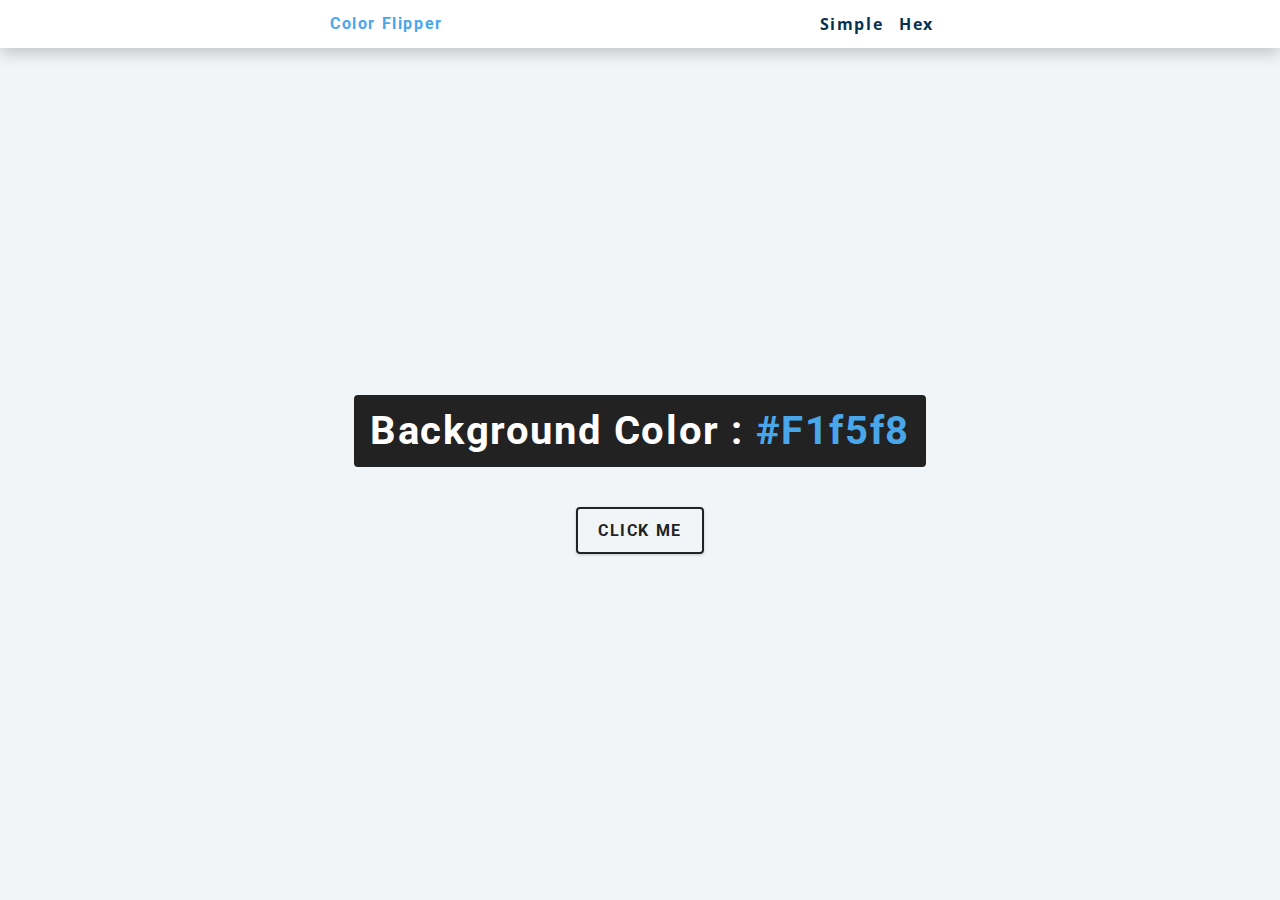
<file: 01-color-flipper/final/index.html>
<!DOCTYPE html>
<html lang="en">
  <head>
    <meta charset="UTF-8" />
    <meta name="viewport" content="width=device-width, initial-scale=1.0" />
    <title>Color Flipper || Simple</title>

    <!-- styles -->
    <link rel="stylesheet" href="styles.css" />
  </head>
  <body>
    <nav>
      <div class="nav-center">
        <h4>color flipper</h4>
        <ul class="nav-links">
          <li><a href="index.html">simple</a></li>
          <li><a href="hex.html">hex</a></li>
        </ul>
      </div>
    </nav>
    <main>
      <div class="container">
        <h2>background color : <span class="color">#f1f5f8</span></h2>
        <button class="btn btn-hero" id="btn">click me</button>
      </div>
    </main>
    <!-- javascript -->
    <script src="app.js"></script>
  </body>
</html>
</file>
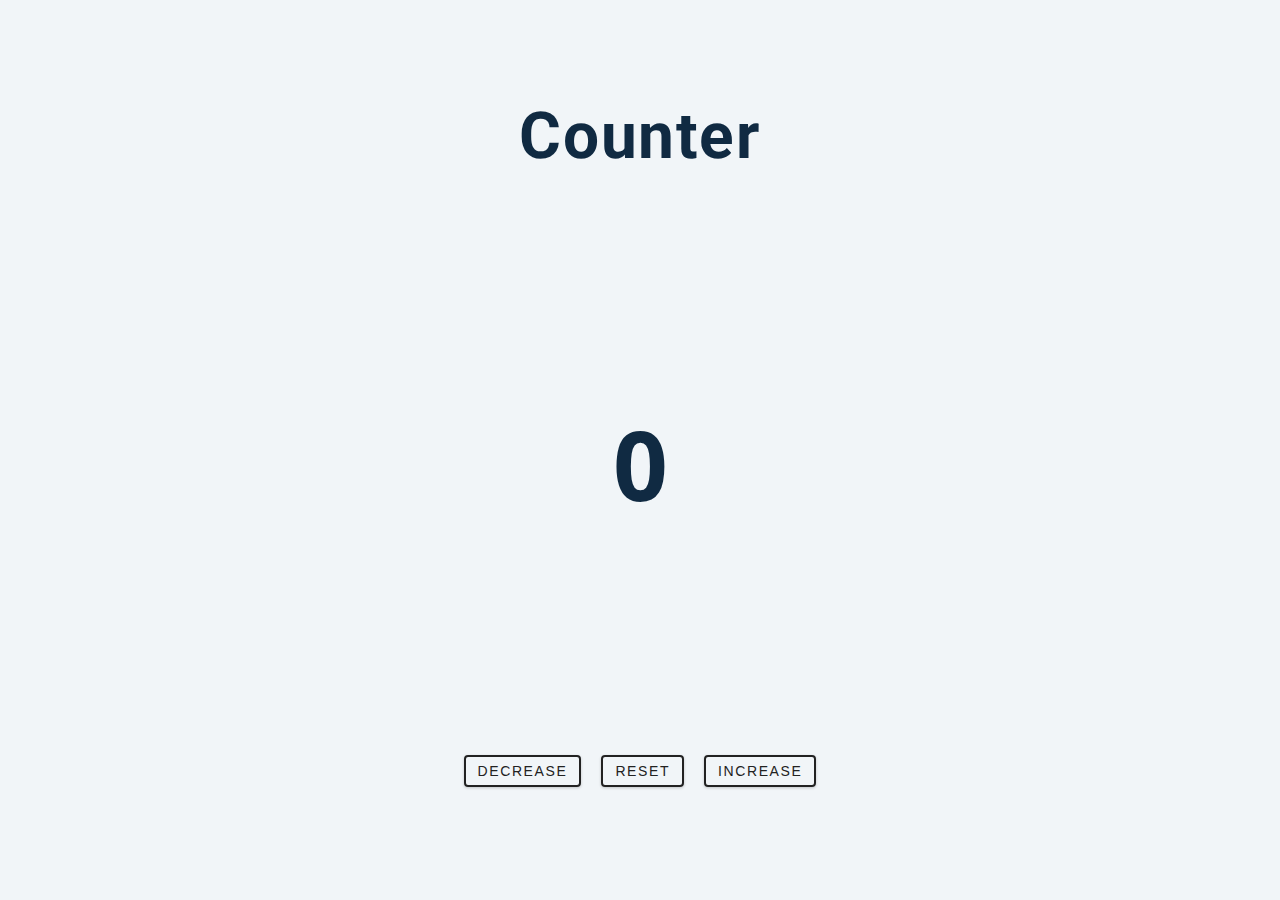
<file: 02-counter/final/index.html>
<!DOCTYPE html>
<html lang="en">
  <head>
    <meta charset="UTF-8" />
    <meta name="viewport" content="width=device-width, initial-scale=1.0" />
    <title>Counter</title>

    <!-- styles -->
    <link rel="stylesheet" href="styles.css" />
  </head>
  <body>
    <main>
      <h1>counter</h1>
      <span id="value">0</span>
      <div class="button-container">
        <button class="btn decrease">decrease</button>
        <button class="btn reset">reset</button>
        <button class="btn increase">increase</button>
      </div>
    </main>
    <!-- javascript -->
    <script src="app.js"></script>
  </body>
</html>
</file>
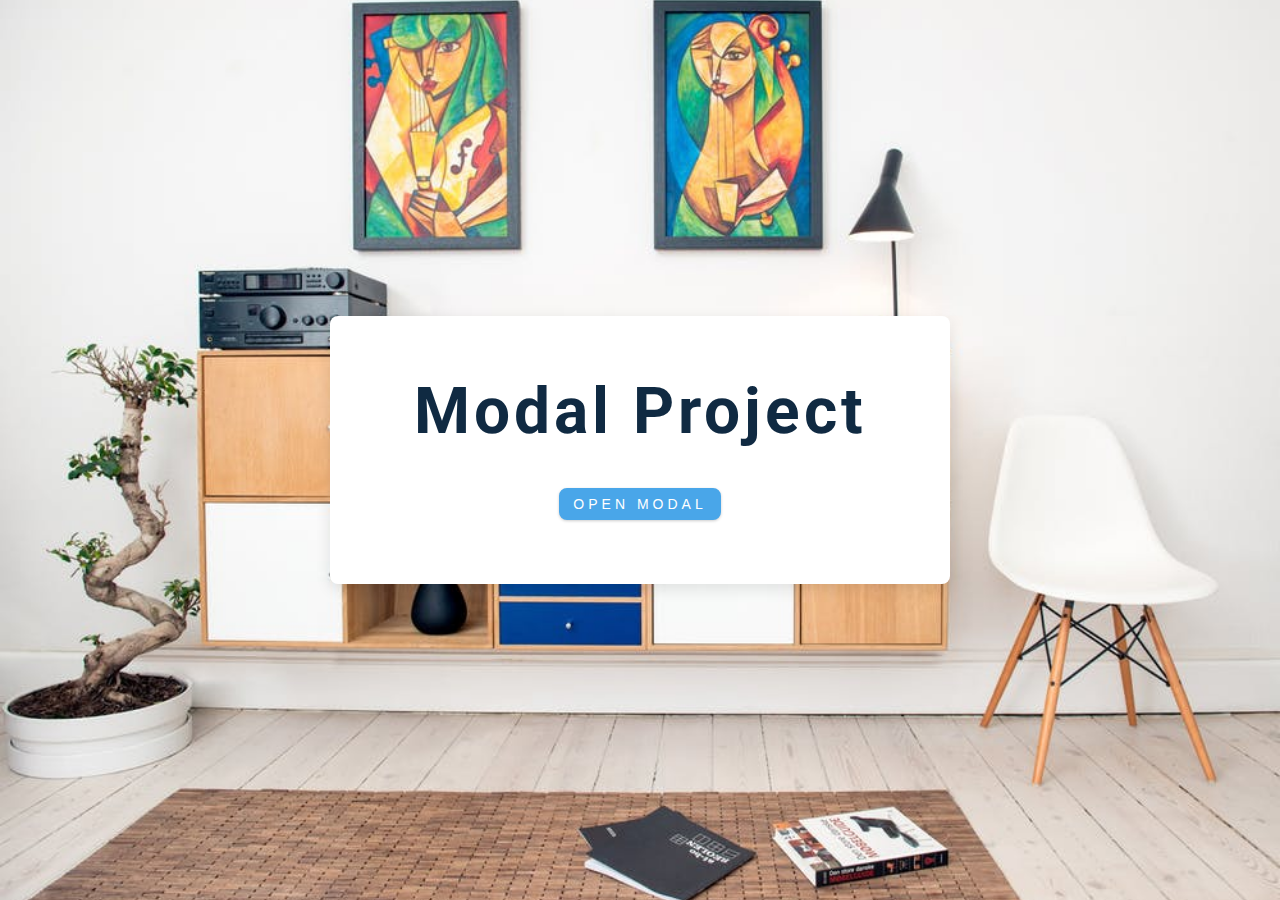
<file: 06-modal/final/index.html>
<!DOCTYPE html>
<html lang="en">
  <head>
    <meta charset="UTF-8" />
    <meta name="viewport" content="width=device-width, initial-scale=1.0" />
    <title>Modal</title>
    <!-- font-awesome -->
    <link
      rel="stylesheet"
      href="https://cdnjs.cloudflare.com/ajax/libs/font-awesome/5.14.0/css/all.min.css"
    />
    <!-- styles -->
    <link rel="stylesheet" href="styles.css" />
  </head>
  <body>
    <!-- hero -->
    <header class="hero">
      <div class="banner">
        <h1>modal project</h1>
        <button class="btn modal-btn">
          open modal
        </button>
      </div>
    </header>
    <!-- modal -->
    <div class="modal-overlay">
      <div class="modal-container">
        <h3>modal content</h3>
        <button class="close-btn"><i class="fas fa-times"></i></button>
      </div>
    </div>
    <!-- javascript -->
    <script src="app.js"></script>
  </body>
</html>
</file>
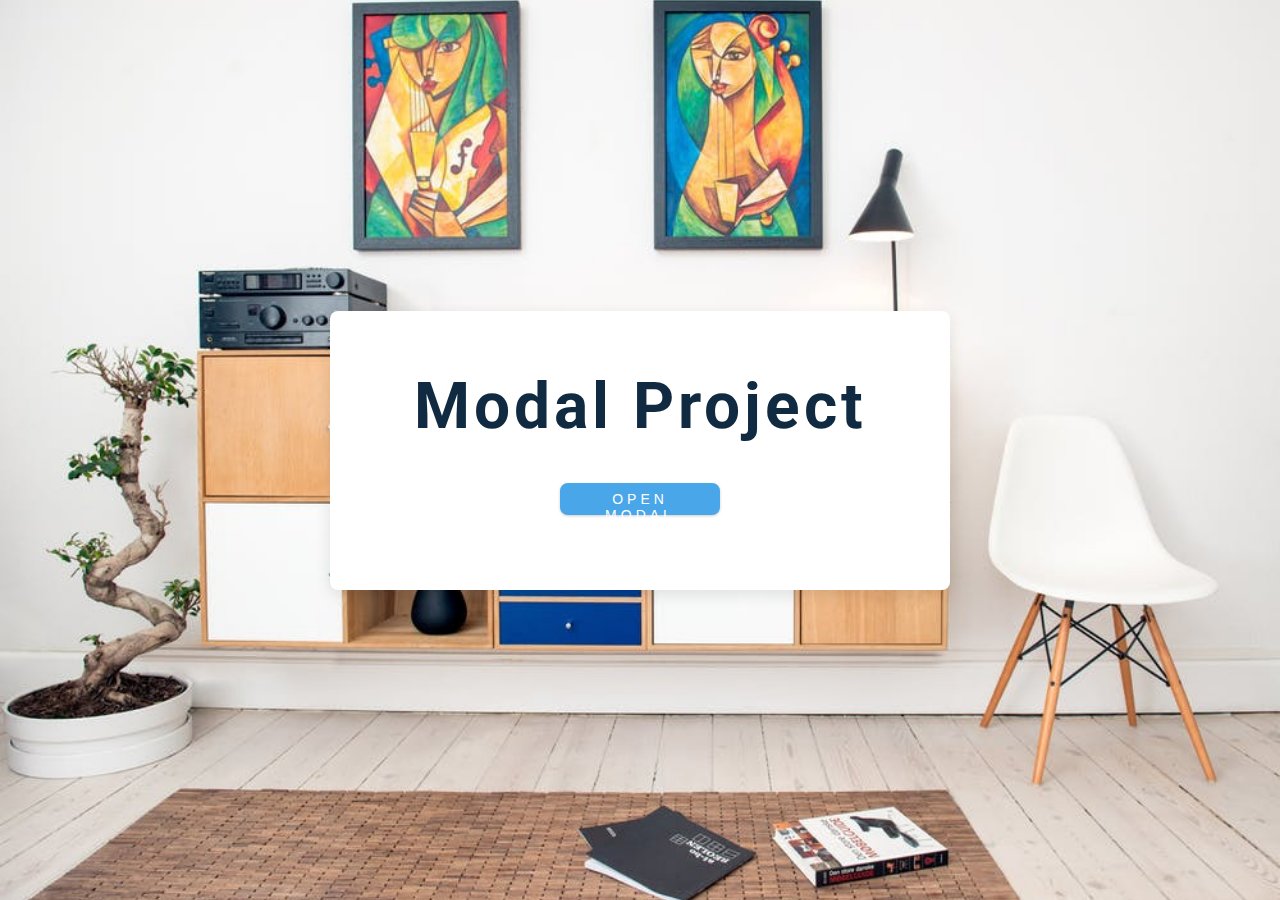
<file: 06-modal/tryout/index.html>
<!DOCTYPE html>
<html lang="en">
  <head>
    <meta charset="UTF-8" />
    <meta name="viewport" content="width=device-width, initial-scale=1.0" />
    <title>Modal Tryout</title>
    <!-- font-awesome -->
    <link
      rel="stylesheet"
      href="https://cdnjs.cloudflare.com/ajax/libs/font-awesome/5.14.0/css/all.min.css"
    />
    <!-- styles -->
    <link rel="stylesheet" href="styles.css" />
  </head>
  <body>
    <!-- hero -->
    <header class="hero">
      <div class="banner">
        <h1>modal project</h1>
        <button class="btn modal-btn">
          open modal
        </button>
      </div>
    </header>
    <!-- modal -->
    <div class="modal-overlay">
      <div class="modal-container">
        <h3>modal content</h3>
        <button class="close-btn"><i class="fas fa-times"></i></button>
      </div>
    </div>
    <!-- javascript -->
    <script src="app.js"></script>
  </body>
</html>
</file>
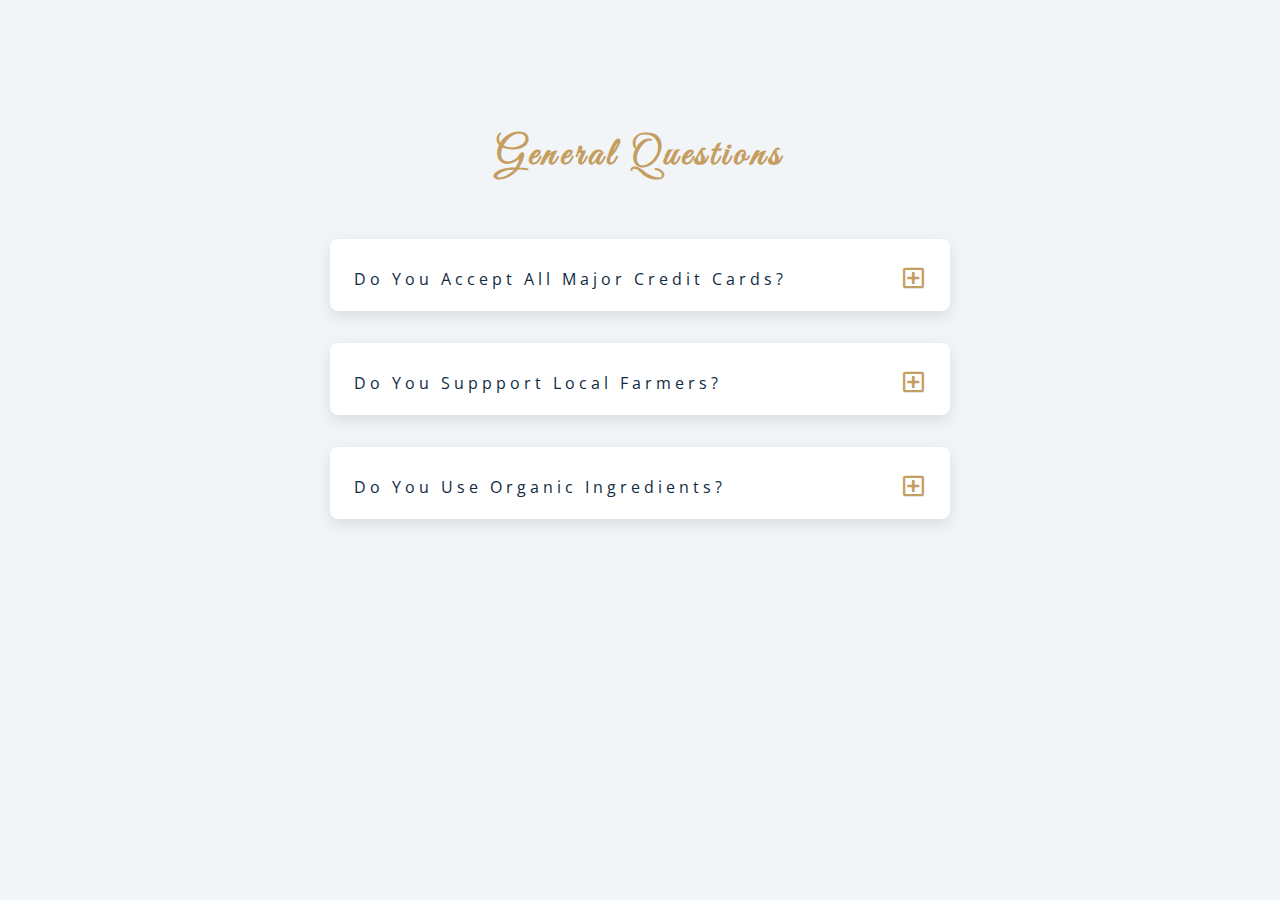
<file: 07-questions/final/index.html>
<!DOCTYPE html>
<html lang="en">
  <head>
    <meta charset="UTF-8" />
    <meta name="viewport" content="width=device-width, initial-scale=1.0" />
    <title>Q & A</title>
    <!-- font-awesome -->
    <link
      rel="stylesheet"
      href="https://cdnjs.cloudflare.com/ajax/libs/font-awesome/5.14.0/css/all.min.css"
    />
    <!-- extra fonts -->
    <link
      href="https://fonts.googleapis.com/css?family=Great+Vibes&display=swap"
      rel="stylesheet"
    />
    <!-- styles -->
    <link rel="stylesheet" href="styles.css" />
  </head>
  <body>
    <section class="questions">
      <!-- title -->
      <div class="title">
        <h2>general questions</h2>
      </div>
      <!-- questions -->
      <div class="section-center">
        <!-- single question -->
        <article class="question">
          <!-- question title -->
          <div class="question-title">
            <p>do you accept all major credit cards?</p>
            <button type="button" class="question-btn">
              <span class="plus-icon">
                <i class="far fa-plus-square"></i>
              </span>
              <span class="minus-icon">
                <i class="far fa-minus-square"></i>
              </span>
            </button>
          </div>
          <!-- question text -->
          <div class="question-text">
            <p>
              Lorem ipsum dolor sit amet, consectetur adipisicing elit. Est
              dolore illo dolores quia nemo doloribus quaerat, magni numquam
              repellat reprehenderit.
            </p>
          </div>
        </article>
        <!-- end of single question -->
        <!-- single question -->
        <article class="question">
          <!-- question title -->
          <div class="question-title">
            <p>do you suppport local farmers?</p>
            <button type="button" class="question-btn">
              <span class="plus-icon">
                <i class="far fa-plus-square"></i>
              </span>
              <span class="minus-icon">
                <i class="far fa-minus-square"></i>
              </span>
            </button>
          </div>
          <!-- question text -->
          <div class="question-text">
            <p>
              Lorem ipsum dolor sit amet, consectetur adipisicing elit. Est
              dolore illo dolores quia nemo doloribus quaerat, magni numquam
              repellat reprehenderit.
            </p>
          </div>
        </article>
        <!-- end of single question -->
        <!-- single question -->
        <article class="question">
          <!-- question title -->
          <div class="question-title">
            <p>do you use organic ingredients?</p>
            <!-- button -->
            <button type="button" class="question-btn">
              <span class="plus-icon">
                <i class="far fa-plus-square"></i>
              </span>
              <span class="minus-icon">
                <i class="far fa-minus-square"></i>
              </span>
            </button>
          </div>
          <!-- question text -->
          <div class="question-text">
            <p>
              Lorem ipsum dolor sit amet, consectetur adipisicing elit. Est
              dolore illo dolores quia nemo doloribus quaerat, magni numquam
              repellat reprehenderit.
            </p>
          </div>
        </article>
        <!-- end of single question -->
    </section>
    <!-- javascript -->
    <script src="app.js"></script>
  </body>
</html>
</file>
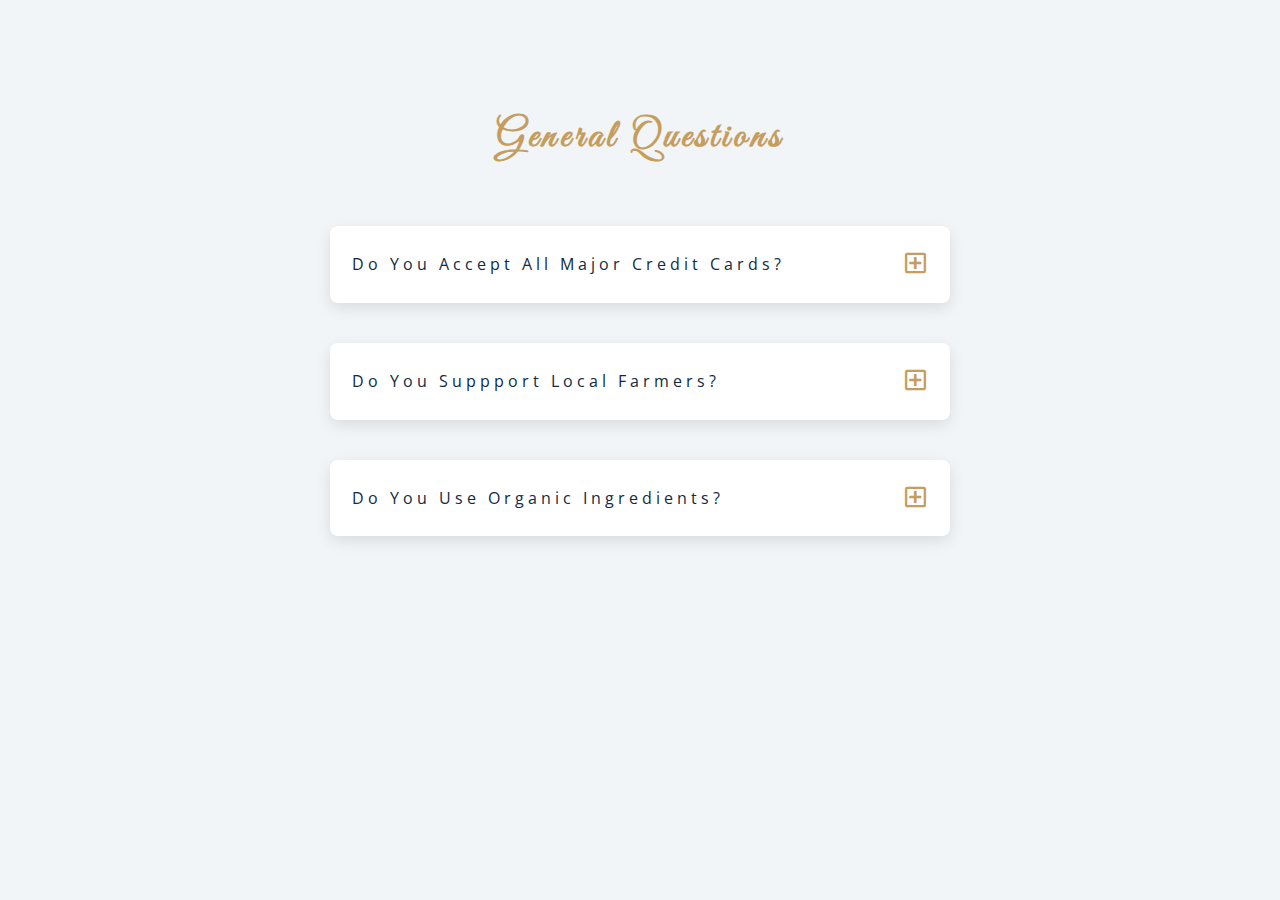
<file: 07-questions/tryout/index.html>
<!DOCTYPE html>
<html lang="en">
  <head>
    <meta charset="UTF-8" />
    <meta name="viewport" content="width=device-width, initial-scale=1.0" />
    <title>Tryout</title>
    <!-- font-awesome -->
    <link
      rel="stylesheet"
      href="https://cdnjs.cloudflare.com/ajax/libs/font-awesome/5.14.0/css/all.min.css"
    />
    <!-- extra fonts -->
    <link
      href="https://fonts.googleapis.com/css?family=Great+Vibes&display=swap"
      rel="stylesheet"
    />
    <!-- styles -->
    <link rel="stylesheet" href="styles.css" />
  </head>
  <body>
    <section class="questions">
      <!-- title -->
      <div class="title">
        <h2>general questions</h2>
      </div>
      <!-- questions -->
      <div class="section-center">
        <!-- single question -->
        <article class="question">
          <!-- question title -->
          <div class="question-title">
            <p>do you accept all major credit cards?</p>
            <button type="button" class="question-btn">
              <span class="plus-icon">
                <i class="far fa-plus-square"></i>
              </span>
              <span class="minus-icon">
                <i class="far fa-minus-square"></i>
              </span>
            </button>
          </div>
          <!-- question text -->
          <div class="question-text">
            <p>
              Lorem ipsum dolor sit amet, consectetur adipisicing elit. Est
              dolore illo dolores quia nemo doloribus quaerat, magni numquam
              repellat reprehenderit.
            </p>
          </div>
        </article>
        <!-- end of single question -->
        <!-- single question -->
        <article class="question">
          <!-- question title -->
          <div class="question-title">
            <p>do you suppport local farmers?</p>
            <button type="button" class="question-btn">
              <span class="plus-icon">
                <i class="far fa-plus-square"></i>
              </span>
              <span class="minus-icon">
                <i class="far fa-minus-square"></i>
              </span>
            </button>
          </div>
          <!-- question text -->
          <div class="question-text">
            <p>
              Lorem ipsum dolor sit amet, consectetur adipisicing elit. Est
              dolore illo dolores quia nemo doloribus quaerat, magni numquam
              repellat reprehenderit.
            </p>
          </div>
        </article>
        <!-- end of single question -->
        <!-- single question -->
        <article class="question">
          <!-- question title -->
          <div class="question-title">
            <p>do you use organic ingredients?</p>
            <!-- button -->
            <button type="button" class="question-btn">
              <span class="plus-icon">
                <i class="far fa-plus-square"></i>
              </span>
              <span class="minus-icon">
                <i class="far fa-minus-square"></i>
              </span>
            </button>
          </div>
          <!-- question text -->
          <div class="question-text">
            <p>
              Lorem ipsum dolor sit amet, consectetur adipisicing elit. Est
              dolore illo dolores quia nemo doloribus quaerat, magni numquam
              repellat reprehenderit.
            </p>
          </div>
        </article>
        <!-- end of single question -->
    </section>
    <!-- javascript -->
    <script src="app.js"></script>
  </body>
</html>
</file>
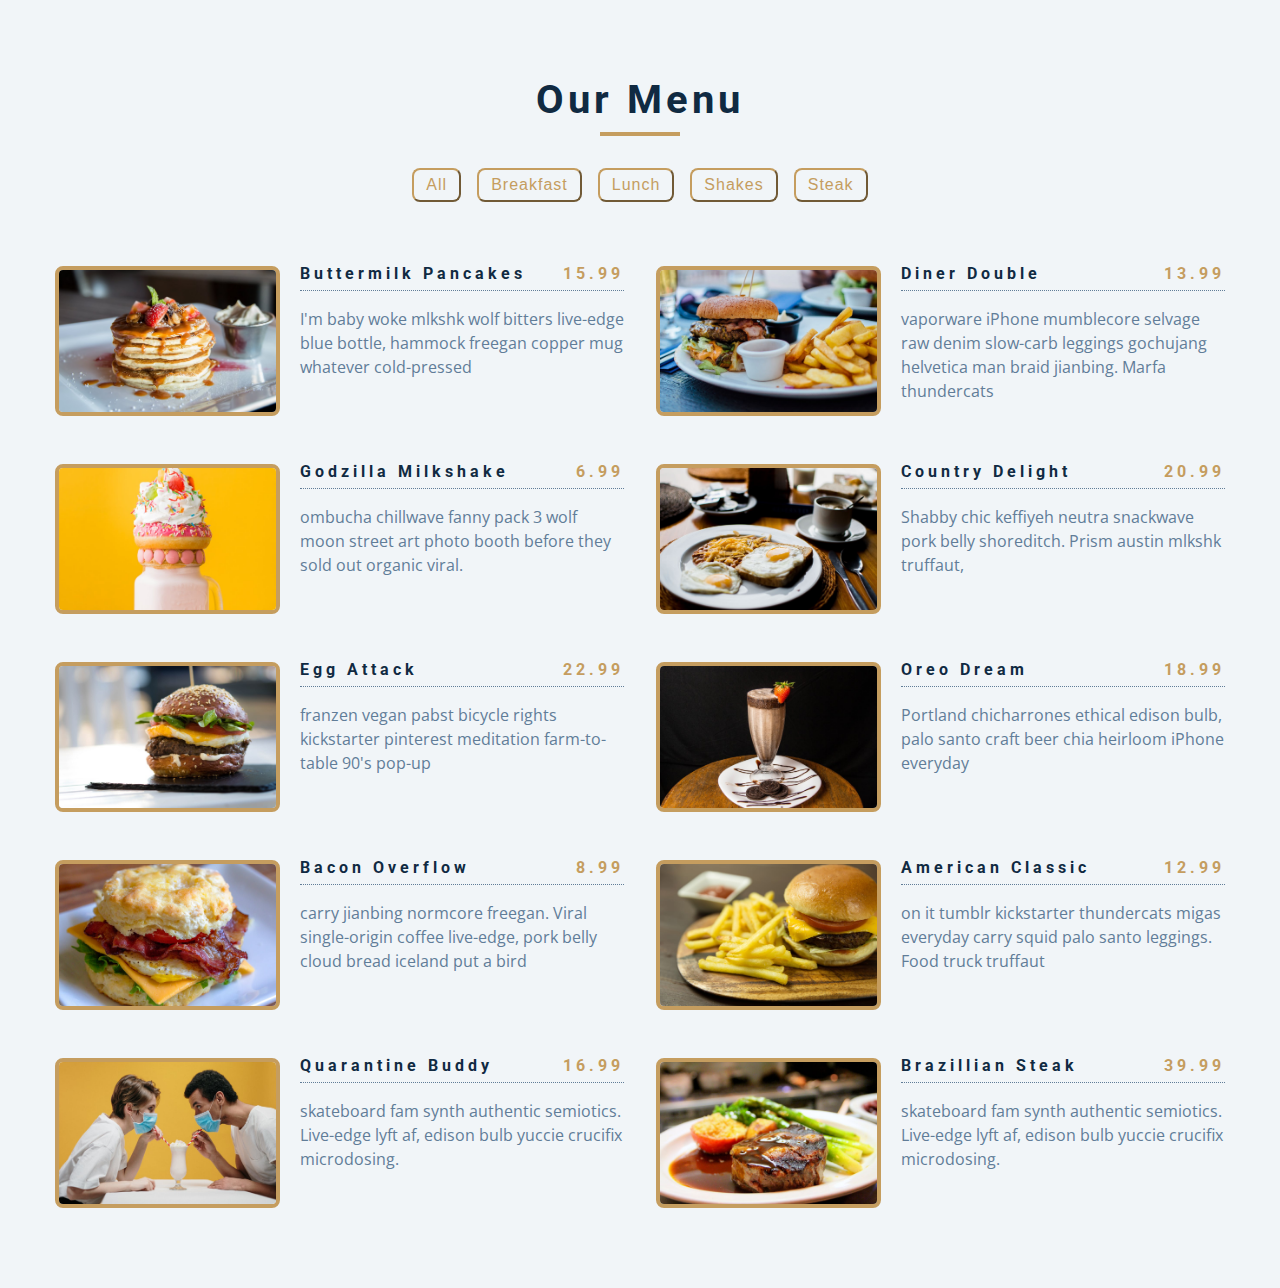
<file: 08-menu/final/index.html>
<!DOCTYPE html>
<html lang="en">
  <head>
    <meta charset="UTF-8" />
    <meta name="viewport" content="width=device-width, initial-scale=1.0" />
    <title>Menu</title>
    <!-- font-awesome -->
    <link
      rel="stylesheet"
      href="https://cdnjs.cloudflare.com/ajax/libs/font-awesome/5.14.0/css/all.min.css"
    />
    <!-- styles -->
    <link rel="stylesheet" href="styles.css" />
  </head>
  <body>
    <section class="menu">
      <!-- title -->
      <div class="title">
        <h2>our menu</h2>
        <div class="underline"></div>
      </div>
      <!-- filter buttons -->
      <div class="btn-container">
        <!-- <button type="button" class="filter-btn" data-id="all">all</button>
        <button type="button" class="filter-btn" data-id="breakfast">
          breakfast
        </button>
        <button type="button" class="filter-btn" data-id="lunch">lunch</button>
        <button type="button" class="filter-btn" data-id="shakes">
          shakes
        </button> -->
      </div>
      <!-- menu items -->
      <div class="section-center">
        <!-- single item -->
        <article class="menu-item">
          <img src="./menu-item.jpeg" alt="menu item" class="photo" />
          <div class="item-info">
            <header>
              <h4>buttermilk pancakes</h4>
              <h4 class="price">$15</h4>
            </header>
            <p class="item-text">
              Lorem ipsum dolor sit amet consectetur adipisicing elit.
              Repudiandae, sint quam. Et reprehenderit fugiat nesciunt inventore
              laboriosam excepturi! Quo, officia.
            </p>
          </div>
        </article>
        <!-- end of single item -->
        <!-- single item -->
        <article class="menu-item">
          <img src="./menu-item.jpeg" alt="menu item" class="photo" />
          <div class="item-info">
            <header>
              <h4>buttermilk pancakes</h4>
              <h4 class="price">$15</h4>
            </header>
            <p class="item-text">
              Lorem ipsum dolor sit amet consectetur adipisicing elit.
              Repudiandae, sint quam. Et reprehenderit fugiat nesciunt inventore
              laboriosam excepturi! Quo, officia.
            </p>
          </div>
        </article>
        <!-- end of single item -->
        <!-- single item -->
        <article class="menu-item">
          <img src="./menu-item.jpeg" alt="menu item" class="photo" />
          <div class="item-info">
            <header>
              <h4>buttermilk pancakes</h4>
              <h4 class="price">$15</h4>
            </header>
            <p class="item-text">
              Lorem ipsum dolor sit amet consectetur adipisicing elit.
              Repudiandae, sint quam. Et reprehenderit fugiat nesciunt inventore
              laboriosam excepturi! Quo, officia.
            </p>
          </div>
        </article>
        <!-- end of single item -->
      </div>
    </section>
    <!-- javascript -->
    <script src="app.js"></script>
  </body>
</html>
</file>
<file: 01-color-flipper/final/styles.css>
/*
=============== 
Fonts
===============
*/
@import url("https://fonts.googleapis.com/css?family=Open+Sans|Roboto:400,700&display=swap");

/*
=============== 
Variables
===============
*/

:root {
  /* dark shades of primary color*/
  --clr-primary-1: hsl(205, 86%, 17%);
  --clr-primary-2: hsl(205, 77%, 27%);
  --clr-primary-3: hsl(205, 72%, 37%);
  --clr-primary-4: hsl(205, 63%, 48%);
  /* primary/main color */
  --clr-primary-5: hsl(205, 78%, 60%);
  /* lighter shades of primary color */
  --clr-primary-6: hsl(205, 89%, 70%);
  --clr-primary-7: hsl(205, 90%, 76%);
  --clr-primary-8: hsl(205, 86%, 81%);
  --clr-primary-9: hsl(205, 90%, 88%);
  --clr-primary-10: hsl(205, 100%, 96%);
  /* darkest grey - used for headings */
  --clr-grey-1: hsl(209, 61%, 16%);
  --clr-grey-2: hsl(211, 39%, 23%);
  --clr-grey-3: hsl(209, 34%, 30%);
  --clr-grey-4: hsl(209, 28%, 39%);
  /* grey used for paragraphs */
  --clr-grey-5: hsl(210, 22%, 49%);
  --clr-grey-6: hsl(209, 23%, 60%);
  --clr-grey-7: hsl(211, 27%, 70%);
  --clr-grey-8: hsl(210, 31%, 80%);
  --clr-grey-9: hsl(212, 33%, 89%);
  --clr-grey-10: hsl(210, 36%, 96%);
  --clr-white: #fff;
  --clr-red-dark: hsl(360, 67%, 44%);
  --clr-red-light: hsl(360, 71%, 66%);
  --clr-green-dark: hsl(125, 67%, 44%);
  --clr-green-light: hsl(125, 71%, 66%);
  --clr-black: #222;
  --ff-primary: "Roboto", sans-serif;
  --ff-secondary: "Open Sans", sans-serif;
  --transition: all 0.3s linear;
  --spacing: 0.1rem;
  --radius: 0.25rem;
  --light-shadow: 0 5px 15px rgba(0, 0, 0, 0.1);
  --dark-shadow: 0 5px 15px rgba(0, 0, 0, 0.2);
  --max-width: 1170px;
  --fixed-width: 620px;
}
/*
=============== 
Global Styles
===============
*/

*,
::after,
::before {
  margin: 0;
  padding: 0;
  box-sizing: border-box;
}
body {
  font-family: var(--ff-secondary);
  background: var(--clr-grey-10);
  color: var(--clr-grey-1);
  line-height: 1.5;
  font-size: 0.875rem;
}
ul {
  list-style-type: none;
}
a {
  text-decoration: none;
}
h1,
h2,
h3,
h4 {
  letter-spacing: var(--spacing);
  text-transform: capitalize;
  line-height: 1.25;
  margin-bottom: 0.75rem;
  font-family: var(--ff-primary);
}
h1 {
  font-size: 3rem;
}
h2 {
  font-size: 2rem;
}
h3 {
  font-size: 1.25rem;
}
h4 {
  font-size: 0.875rem;
}
p {
  margin-bottom: 1.25rem;
  color: var(--clr-grey-5);
}
@media screen and (min-width: 800px) {
  h1 {
    font-size: 4rem;
  }
  h2 {
    font-size: 2.5rem;
  }
  h3 {
    font-size: 1.75rem;
  }
  h4 {
    font-size: 1rem;
  }
  body {
    font-size: 1rem;
  }
  h1,
  h2,
  h3,
  h4 {
    line-height: 1;
  }
}
/*  global classes */

/* section */
.section {
  padding: 5rem 0;
}

.section-center {
  width: 90vw;
  margin: 0 auto;
  max-width: 1170px;
}
@media screen and (min-width: 992px) {
  .section-center {
    width: 95vw;
  }
}
main {
  min-height: 100vh;
  display: grid;
  place-items: center;
}

/*
=============== 
Nav
===============
*/
nav {
  background: var(--clr-white);
  height: 3rem;
  display: grid;
  align-items: center;
  box-shadow: var(--dark-shadow);
}
.nav-center {
  width: 90vw;
  max-width: var(--fixed-width);
  margin: 0 auto;
  display: flex;
  align-items: center;
  justify-content: space-between;
}
.nav-center h4 {
  margin-bottom: 0;
  color: var(--clr-primary-5);
}
.nav-links {
  display: flex;
}
nav a {
  text-transform: capitalize;
  font-weight: 700;
  font-size: 1rem;
  color: var(--clr-primary-1);
  letter-spacing: var(--spacing);
  margin-right: 1rem;
}
nav a:hover {
  color: var(--clr-primary-5);
}
/*
=============== 
Container
===============
*/
main {
  min-height: calc(100vh - 3rem);
  display: grid;
  place-items: center;
}
.container {
  text-align: center;
}
.container h2 {
  background: var(--clr-black);
  color: var(--clr-white);
  padding: 1rem;
  border-radius: var(--radius);
  margin-bottom: 2.5rem;
}
.color {
  color: var(--clr-primary-5);
}
.btn-hero {
  font-family: var(--ff-primary);
  text-transform: uppercase;
  background: transparent;
  color: var(--clr-black);
  letter-spacing: var(--spacing);
  display: inline-block;
  font-weight: 700;
  transition: var(--transition);
  border: 2px solid var(--clr-black);
  cursor: pointer;
  box-shadow: 0 1px 3px rgba(0, 0, 0, 0.2);
  border-radius: var(--radius);
  font-size: 1rem;
  padding: 0.75rem 1.25rem;
}
.btn-hero:hover {
  color: var(--clr-white);
  background: var(--clr-black);
}
</file>
<file: 02-counter/final/styles.css>
/*
=============== 
Fonts
===============
*/
@import url("https://fonts.googleapis.com/css?family=Open+Sans|Roboto:400,700&display=swap");

/*
=============== 
Variables
===============
*/

:root {
  /* dark shades of primary color*/
  --clr-primary-1: hsl(205, 86%, 17%);
  --clr-primary-2: hsl(205, 77%, 27%);
  --clr-primary-3: hsl(205, 72%, 37%);
  --clr-primary-4: hsl(205, 63%, 48%);
  /* primary/main color */
  --clr-primary-5: hsl(205, 78%, 60%);
  /* lighter shades of primary color */
  --clr-primary-6: hsl(205, 89%, 70%);
  --clr-primary-7: hsl(205, 90%, 76%);
  --clr-primary-8: hsl(205, 86%, 81%);
  --clr-primary-9: hsl(205, 90%, 88%);
  --clr-primary-10: hsl(205, 100%, 96%);
  /* darkest grey - used for headings */
  --clr-grey-1: hsl(209, 61%, 16%);
  --clr-grey-2: hsl(211, 39%, 23%);
  --clr-grey-3: hsl(209, 34%, 30%);
  --clr-grey-4: hsl(209, 28%, 39%);
  /* grey used for paragraphs */
  --clr-grey-5: hsl(210, 22%, 49%);
  --clr-grey-6: hsl(209, 23%, 60%);
  --clr-grey-7: hsl(211, 27%, 70%);
  --clr-grey-8: hsl(210, 31%, 80%);
  --clr-grey-9: hsl(212, 33%, 89%);
  --clr-grey-10: hsl(210, 36%, 96%);
  --clr-white: #fff;
  --clr-red-dark: hsl(360, 67%, 44%);
  --clr-red-light: hsl(360, 71%, 66%);
  --clr-green-dark: hsl(125, 67%, 44%);
  --clr-green-light: hsl(125, 71%, 66%);
  --clr-black: #222;
  --ff-primary: "Roboto", sans-serif;
  --ff-secondary: "Open Sans", sans-serif;
  --transition: all 0.3s linear;
  --spacing: 0.1rem;
  --radius: 0.25rem;
  --light-shadow: 0 5px 15px rgba(0, 0, 0, 0.1);
  --dark-shadow: 0 5px 15px rgba(0, 0, 0, 0.2);
  --max-width: 1170px;
  --fixed-width: 620px;
}
/*
=============== 
Global Styles
===============
*/

*,
::after,
::before {
  margin: 0;
  padding: 0;
  box-sizing: border-box;
}
body {
  font-family: var(--ff-secondary);
  background: var(--clr-grey-10);
  color: var(--clr-grey-1);
  line-height: 1.5;
  font-size: 0.875rem;
}
ul {
  list-style-type: none;
}
a {
  text-decoration: none;
}
h1,
h2,
h3,
h4 {
  letter-spacing: var(--spacing);
  text-transform: capitalize;
  line-height: 1.25;
  margin-bottom: 0.75rem;
  font-family: var(--ff-primary);
}
h1 {
  font-size: 3rem;
}
h2 {
  font-size: 2rem;
}
h3 {
  font-size: 1.25rem;
}
h4 {
  font-size: 0.875rem;
}
p {
  margin-bottom: 1.25rem;
  color: var(--clr-grey-5);
}
@media screen and (min-width: 800px) {
  h1 {
    font-size: 4rem;
  }
  h2 {
    font-size: 2.5rem;
  }
  h3 {
    font-size: 1.75rem;
  }
  h4 {
    font-size: 1rem;
  }
  body {
    font-size: 1rem;
  }
  h1,
  h2,
  h3,
  h4 {
    line-height: 1;
  }
}
/*  global classes */

/* section */
.section {
  padding: 5rem 0;
}

.section-center {
  width: 90vw;
  margin: 0 auto;
  max-width: 1170px;
}
@media screen and (min-width: 992px) {
  .section-center {
    width: 95vw;
  }
}
main {
  min-height: 100vh;
  display: grid;
  place-items: center;
}

/*
=============== 
Counter
===============
*/

main {
  min-height: 100vh;
  display: grid;
  place-items: center;
}
.container {
  text-align: center;
}
#value {
  font-size: 6rem;
  font-weight: bold;
}
.btn {
  text-transform: uppercase;
  background: transparent;
  color: var(--clr-black);
  padding: 0.375rem 0.75rem;
  letter-spacing: var(--spacing);
  display: inline-block;
  transition: var(--transition);
  font-size: 0.875rem;
  border: 2px solid var(--clr-black);
  cursor: pointer;
  box-shadow: 0 1px 3px rgba(0, 0, 0, 0.2);
  border-radius: var(--radius);
  margin: 0.5rem;
}
.btn:hover {
  color: var(--clr-white);
  background: var(--clr-black);
}
</file>
<file: 06-modal/final/styles.css>
/*
=============== 
Fonts
===============
*/
@import url("https://fonts.googleapis.com/css?family=Open+Sans|Roboto:400,700&display=swap");

/*
=============== 
Variables
===============
*/

:root {
  /* dark shades of primary color*/
  --clr-primary-1: hsl(205, 86%, 17%);
  --clr-primary-2: hsl(205, 77%, 27%);
  --clr-primary-3: hsl(205, 72%, 37%);
  --clr-primary-4: hsl(205, 63%, 48%);
  /* primary/main color */
  --clr-primary-5: #49a6e9;
  /* --clr-primary-5: rgb(73, 166, 233); */
  /* lighter shades of primary color */
  --clr-primary-6: hsl(205, 89%, 70%);
  --clr-primary-7: hsl(205, 90%, 76%);
  --clr-primary-8: hsl(205, 86%, 81%);
  --clr-primary-9: hsl(205, 90%, 88%);
  --clr-primary-10: hsl(205, 100%, 96%);
  /* darkest grey - used for headings */
  --clr-grey-1: hsl(209, 61%, 16%);
  --clr-grey-2: hsl(211, 39%, 23%);
  --clr-grey-3: hsl(209, 34%, 30%);
  --clr-grey-4: hsl(209, 28%, 39%);
  /* grey used for paragraphs */
  --clr-grey-5: hsl(210, 22%, 49%);
  --clr-grey-6: hsl(209, 23%, 60%);
  --clr-grey-7: hsl(211, 27%, 70%);
  --clr-grey-8: hsl(210, 31%, 80%);
  --clr-grey-9: hsl(212, 33%, 89%);
  --clr-grey-10: hsl(210, 36%, 96%);
  --clr-white: #fff;
  --clr-red-dark: hsl(360, 67%, 44%);
  --clr-red-light: hsl(360, 71%, 66%);
  --clr-green-dark: hsl(125, 67%, 44%);
  --clr-green-light: hsl(125, 71%, 66%);
  --clr-black: #222;
  --ff-primary: "Roboto", sans-serif;
  --ff-secondary: "Open Sans", sans-serif;
  --transition: all 0.3s linear;
  --spacing: 0.25rem;
  --radius: 0.5rem;
  --light-shadow: 0 5px 15px rgba(0, 0, 0, 0.1);
  --dark-shadow: 0 5px 15px rgba(0, 0, 0, 0.2);
  --max-width: 1170px;
  --fixed-width: 620px;
}
/*
=============== 
Global Styles
===============
*/

*,
::after,
::before {
  margin: 0;
  padding: 0;
  box-sizing: border-box;
  /* border: 1px dashed grey; */
}
body {
  font-family: var(--ff-secondary);
  background: var(--clr-grey-10);
  color: var(--clr-grey-1);
  line-height: 1.5;
  font-size: 0.875rem;
}
ul {
  list-style-type: none;
}
a {
  text-decoration: none;
}
img:not(.logo) {
  width: 100%;
}
img {
  display: block;
}

h1,
h2,
h3,
h4 {
  letter-spacing: var(--spacing);
  text-transform: capitalize;
  line-height: 1.25;
  margin-bottom: 0.75rem;
  font-family: var(--ff-primary);
}
h1 {
  font-size: 3rem;
}
h2 {
  font-size: 2rem;
}
h3 {
  font-size: 1.25rem;
}
h4 {
  font-size: 0.875rem;
}
p {
  margin-bottom: 1.25rem;
  color: var(--clr-grey-5);
}
@media screen and (min-width: 800px) {
  h1 {
    font-size: 4rem;
  }
  h2 {
    font-size: 2.5rem;
  }
  h3 {
    font-size: 1.75rem;
  }
  h4 {
    font-size: 1rem;
  }
  body {
    font-size: 1rem;
  }
  h1,
  h2,
  h3,
  h4 {
    line-height: 1;
  }
}
/*  global classes */


/* section */
.section {
  padding: 5rem 0;
}

.section-center {
  width: 90vw;
  margin: 0 auto;
  max-width: 1170px;
}
@media screen and (min-width: 992px) {
  .section-center {
    width: 95vw;
  }
}
main {
  min-height: 100vh;
  display: grid;
  place-items: center;
}
/*
=============== 
Modal
===============
*/
.hero {
  min-height: 100vh;
  background: url("./hero.jpeg") center/cover no-repeat;
  display: grid;
  place-items: center;
}
.banner {
  background: var(--clr-white);
  padding: 4rem 0;
  border-radius: var(--radius);
  box-shadow: var(--light-shadow);
  text-align: center;
  width: 90vw;
  max-width: var(--fixed-width);
}
.btn {
  text-transform: uppercase;
  background: transparent;
  color: var(--clr-black);
  padding: 0.375rem 0.75rem;
  letter-spacing: var(--spacing);
  display: inline-block;
  transition: var(--transition);
  font-size: 0.875rem;
  border: 2px solid var(--clr-black);
  cursor: pointer;
  box-shadow: 0 1px 3px rgba(0, 0, 0, 0.2);
  border-radius: var(--radius);
}
.btn:hover {
  color: var(--clr-white);
  background: var(--clr-black);
}
.modal-btn {
  margin-top: 2rem;
  background: var(--clr-primary-5);
  border-color: var(--clr-primary-5);
  color: var(--clr-white);
}
.modal-btn:hover {
  background: transparent;
  color: var(--clr-primary-5);
}
/* HIDDEN BY DEFAULT */
.modal-overlay {
  position: fixed;
  top: 0;
  left: 0;
  width: 100%;
  height: 100%;
  background: rgba(73, 166, 233, 0.5);
  display: grid;
  place-items: center;
  transition: var(--transition);
  /* these css rules hide the modal */
  visibility: hidden;
  z-index: -10;
}
/* OPEN/CLOSE MODAL ON CLICKED */
.open-modal {
  visibility: visible;
  z-index: 10;
}
.modal-container {
  background: var(--clr-white);
  border-radius: var(--radius);
  width: 90vw;
  height: 30vh;
  max-width: var(--fixed-width);
  text-align: center;
  display: grid;
  place-items: center;
  /* make the container position relative for the close btn */
  position: relative;
}
.close-btn {
  position: absolute;
  top: 1rem;
  right: 1rem;
  font-size: 2rem;
  background: transparent;
  border-color: transparent;
  color: var(--clr-red-dark);
  cursor: pointer;
  transition: var(--transition);
}
.close-btn:hover {
  color: var(--clr-red-light);
  transform: scale(1.3);
}
</file>
<file: 06-modal/tryout/styles.css>
/*
=============== 
Fonts
===============
*/
@import url("https://fonts.googleapis.com/css?family=Open+Sans|Roboto:400,700&display=swap");

/*
=============== 
Variables
===============
*/

:root {
  /* dark shades of primary color*/
  --clr-primary-1: hsl(205, 86%, 17%);
  --clr-primary-2: hsl(205, 77%, 27%);
  --clr-primary-3: hsl(205, 72%, 37%);
  --clr-primary-4: hsl(205, 63%, 48%);
  /* primary/main color */
  --clr-primary-5: #49a6e9;
  /* --clr-primary-5: rgb(73, 166, 233); */
  /* lighter shades of primary color */
  --clr-primary-6: hsl(205, 89%, 70%);
  --clr-primary-7: hsl(205, 90%, 76%);
  --clr-primary-8: hsl(205, 86%, 81%);
  --clr-primary-9: hsl(205, 90%, 88%);
  --clr-primary-10: hsl(205, 100%, 96%);
  /* darkest grey - used for headings */
  --clr-grey-1: hsl(209, 61%, 16%);
  --clr-grey-2: hsl(211, 39%, 23%);
  --clr-grey-3: hsl(209, 34%, 30%);
  --clr-grey-4: hsl(209, 28%, 39%);
  /* grey used for paragraphs */
  --clr-grey-5: hsl(210, 22%, 49%);
  --clr-grey-6: hsl(209, 23%, 60%);
  --clr-grey-7: hsl(211, 27%, 70%);
  --clr-grey-8: hsl(210, 31%, 80%);
  --clr-grey-9: hsl(212, 33%, 89%);
  --clr-grey-10: hsl(210, 36%, 96%);
  --clr-white: #fff;
  --clr-red-dark: hsl(360, 67%, 44%);
  --clr-red-light: hsl(360, 71%, 66%);
  --clr-green-dark: hsl(125, 67%, 44%);
  --clr-green-light: hsl(125, 71%, 66%);
  --clr-black: #222;
  --ff-primary: "Roboto", sans-serif;
  --ff-secondary: "Open Sans", sans-serif;
  --transition: all 0.3s linear;
  --spacing: 0.25rem;
  --radius: 0.5rem;
  --light-shadow: 0 5px 15px rgba(0, 0, 0, 0.1);
  --dark-shadow: 0 5px 15px rgba(0, 0, 0, 0.2);
  --max-width: 1170px;
  --fixed-width: 620px;
}
/*
=============== 
Global Styles
===============
*/

*,
::after,
::before {
  margin: 0;
  padding: 0;
  box-sizing: border-box;
  /* border: 1px solid gold; */
}
body {
  font-family: var(--ff-secondary);
  background: var(--clr-grey-10);
  color: var(--clr-grey-1);
  line-height: 1.5;
  font-size: 0.875rem;
}
ul {
  list-style-type: none;
}
a {
  text-decoration: none;
}
img:not(.logo) {
  width: 100%;
}
img {
  display: block;
}

h1,
h2,
h3,
h4 {
  letter-spacing: var(--spacing);
  text-transform: capitalize;
  line-height: 1.25;
  margin-bottom: 0.75rem;
  font-family: var(--ff-primary);
}
h1 {
  font-size: 3rem;
}
h2 {
  font-size: 2rem;
}
h3 {
  font-size: 1.25rem;
}
h4 {
  font-size: 0.875rem;
}
p {
  margin-bottom: 1.25rem;
  color: var(--clr-grey-5);
}
@media screen and (min-width: 800px) {
  h1 {
    font-size: 4rem;
  }
  h2 {
    font-size: 2.5rem;
  }
  h3 {
    font-size: 1.75rem;
  }
  h4 {
    font-size: 1rem;
  }
  body {
    font-size: 1rem;
  }
  h1,
  h2,
  h3,
  h4 {
    line-height: 1;
  }
}

/* section */
.section {
/*border: 1px dashed #A562CC;*/
/*   padding: 5rem 0;*/
}

.section-center {
/*border: 1px dashed #477899;*/
/*   width: 90vw;*/
/*   margin: 0 auto;*/
/*   max-width: 1170px;*/
}
@media screen and (min-width: 992px) {
/*border: 1px dashed #699F8D;*/
  .section-center {
/*border: 1px dashed #A5B272;*/
/*     width: 95vw;*/
  }
}
main {
/*border: 1px dashed #E15052;*/
  min-height: 100vh;
  display: grid;
  place-items: center;
}
/*
=============== 
Modal
===============
*/
.hero {
  min-height: 100vh;
  
  display: grid;
  place-items: center;
  
  background: url(hero.jpeg) center/cover no-repeat;
}
.banner {
  width: 90vw;
  max-width: var(--fixed-width);
  /* height: 35vh; */
  
  /* display: grid;
  place-items: center; */
  
  background-color: #fff;
  border-radius: var(--radius);
  box-shadow: var(--light-shadow);
  padding: 4rem 0;
  
  transition: var(--transition);
  
  text-align: center;
}
.btn {
  height: 2rem;
  width: 10rem;

  display: inline-block;

  border-radius: var(--radius);
  border: 2px solid var(--clr-primary-5);
  text-transform: uppercase;
  letter-spacing: var(--spacing);
  font-size: 0.875rem;

  transition: var(--transition);
  cursor: pointer;

  padding: 0.375rem 0.75rem;
  box-shadow: 0 1px 3px rgba(0, 0, 0, 0.2);
}
.modal-btn {
  background-color: var(--clr-primary-5);
  color: var(--clr-white);

  margin-top: 2rem;
}
.modal-btn:hover {
  background-color: white;
  color: var(--clr-primary-5);
}
.modal-overlay {
  position: fixed;
  left: 0;
  top: 0;
  /* min-height: 100vh; */
  width: 100%;
  height: 100%;
  
  display: grid;
  place-items: center;
  
  background-color: rgba(73, 166, 233, 0.5);;
  transition: var(--transition);
  visibility: hidden;
  z-index: -10;
}
.open-modal {
  visibility: visible;
  z-index: 10;
}
.modal-container {
  position: relative;
  width: 90vw;
  max-width: var(--fixed-width);
  height: 30vh;

  display: grid;
  place-items: center;

  /* text-align: center;; */
  background-color: var(--clr-white);
  border-color: transparent;
  box-shadow: var(--dark-shadow);
  border-radius: var(--radius);
  transition: var(transition);
}
.close-btn {
  position: absolute;
  top: 1rem;
  right: 1rem;

  color: var(--clr-red-dark);
  font-size: 2rem;
  border-color: transparent;
  background-color: transparent;
  
  transition: var(--transition);
  cursor: pointer;
}
.close-btn:hover {
  color: var(--clr-red-light);
  transform: scale(1.3);
}
</file>
<file: 07-questions/final/styles.css>
/*
=============== 
Fonts
===============
*/
@import url("https://fonts.googleapis.com/css?family=Open+Sans|Roboto:400,700&display=swap");

/*
=============== 
Variables
===============
*/

:root {
  /* dark shades of primary color*/
  --clr-primary-1: hsl(205, 86%, 17%);
  --clr-primary-2: hsl(205, 77%, 27%);
  --clr-primary-3: hsl(205, 72%, 37%);
  --clr-primary-4: hsl(205, 63%, 48%);
  /* primary/main color */
  --clr-primary-5: #49a6e9;
  /* lighter shades of primary color */
  --clr-primary-6: hsl(205, 89%, 70%);
  --clr-primary-7: hsl(205, 90%, 76%);
  --clr-primary-8: hsl(205, 86%, 81%);
  --clr-primary-9: hsl(205, 90%, 88%);
  --clr-primary-10: hsl(205, 100%, 96%);
  /* darkest grey - used for headings */
  --clr-grey-1: hsl(209, 61%, 16%);
  --clr-grey-2: hsl(211, 39%, 23%);
  --clr-grey-3: hsl(209, 34%, 30%);
  --clr-grey-4: hsl(209, 28%, 39%);
  /* grey used for paragraphs */
  --clr-grey-5: hsl(210, 22%, 49%);
  --clr-grey-6: hsl(209, 23%, 60%);
  --clr-grey-7: hsl(211, 27%, 70%);
  --clr-grey-8: hsl(210, 31%, 80%);
  --clr-grey-9: hsl(212, 33%, 89%);
  --clr-grey-10: hsl(210, 36%, 96%);
  --clr-white: #fff;
  --clr-red-dark: hsl(360, 67%, 44%);
  --clr-red-light: hsl(360, 71%, 66%);
  --clr-green-dark: hsl(125, 67%, 44%);
  --clr-green-light: hsl(125, 71%, 66%);
  --clr-gold: #c59d5f;
  --clr-black: #222;
  --ff-primary: "Roboto", sans-serif;
  --ff-secondary: "Open Sans", sans-serif;
  --transition: all 0.3s linear;
  --spacing: 0.25rem;
  --radius: 0.5rem;
  --light-shadow: 0 5px 15px rgba(0, 0, 0, 0.1);
  --dark-shadow: 0 5px 15px rgba(0, 0, 0, 0.2);
  --max-width: 1170px;
  --fixed-width: 620px;
}
/*
=============== 
Global Styles
===============
*/

*,
::after,
::before {
/* border: 1px dashed #65C366; */
  margin: 0;
  padding: 0;
  box-sizing: border-box;
}
body {
/*border: 1px dashed #A9825A;*/
  font-family: var(--ff-secondary);
  background: var(--clr-grey-10);
/*   color: var(--clr-grey-1);*/
  /* line-height: 1.5; */
  /* font-size: 0.875rem; */
}
ul {
/*border: 1px dashed #A30391;*/
/*   list-style-type: none;*/
}
a {
/*border: 1px dashed #FCFB74;*/
/*   text-decoration: none;*/
}
img:not(.logo) {
/*border: 1px dashed #31AFB0;*/
/*   width: 100%;*/
}
img {
/*border: 1px dashed #E40760;*/
/*   display: block;*/
}

h1,
h2,
h3,
h4 {
/*border: 1px dashed #0C7C4F;*/
  letter-spacing: var(--spacing);
  text-transform: capitalize;
  /* line-height: 1.25; */
  margin-bottom: 0.75rem;
  font-family: var(--ff-primary);
}
h1 {
/*border: 1px dashed #E97EB7;*/
  font-size: 3rem;
}
h2 {
/*border: 1px dashed #D8D9F9;*/
  font-size: 2rem;
}
h3 {
/*border: 1px dashed #0F1015;*/
  font-size: 1.25rem;
}
h4 {
/*border: 1px dashed #B3493A;*/
  font-size: 0.875rem;
}
p {
/*border: 1px dashed #E6C14E;*/
  margin-bottom: 1.25rem;
  color: var(--clr-grey-5);
}
@media screen and (min-width: 800px) {
/*border: 1px dashed #494E9B;*/
  h1 {
/*border: 1px dashed #3A15F6;*/
/*     font-size: 4rem;*/
  }
  h2 {
/*border: 1px dashed #8C56E1;*/
    font-size: 2.5rem;
  }
  h3 {
/*border: 1px dashed #3361EB;*/
/*     font-size: 1.75rem;*/
  }
  h4 {
/*border: 1px dashed #8C6460;*/
/*     font-size: 1rem;*/
  }
  body {
/*border: 1px dashed #F31149;*/
    font-size: 1rem;
  }
  h1,
  h2,
  h3,
  h4 {
/*border: 1px dashed #8E1BC7;*/
    line-height: 1;
  }
}
/*  global classes */

.btn {
/*border: 1px dashed #1FC357;*/
  /* text-transform: uppercase; */
  /* background: transparent; */
/*   color: var(--clr-black);*/
/*   padding: 0.375rem 0.75rem;*/
/*   letter-spacing: var(--spacing);*/
/*   display: inline-block;*/
/*   transition: var(--transition);*/
  /* font-size: 0.875rem; */
/*   border: 2px solid var(--clr-black);*/
/*   cursor: pointer;*/
/*   box-shadow: 0 1px 3px rgba(0, 0, 0, 0.2);*/
/*   border-radius: var(--radius);*/
}
.btn:hover {
/*border: 1px dashed #5C79A7;*/
/*   color: var(--clr-white);*/
/*   background: var(--clr-black);*/
}
/* section */
.section {
/*border: 1px dashed #4A2C8C;*/
  /* padding: 5rem 0; */
}

.section-center {
/*border: 1px dashed #B6CAF5;*/
  width: 90vw;
  margin: 0 auto;
  max-width: 1170px;
}
@media screen and (min-width: 992px) {
/*border: 1px dashed #E39A4D;*/
  .section-center {
/*border: 1px dashed #D950F4;*/
    width: 95vw;
  }
}
main {
/*border: 1px dashed #C1CF66;*/
  /* min-height: 100vh; */
  /* display: grid; */
  /* place-items: center; */
}
/*
=============== 
Questions
===============
*/
.title {
/*border: 1px dashed #C362E3;*/
  margin-top: 15vh;
  margin-bottom: 4rem;
}
.title h2 {
/* border: 1px dashed #B633F8; */
  color: var(--clr-gold);
  font-family: "Great Vibes", cursive;
  text-align: center;
}
.section-center {
  /* border: 1px dashed #898BDA; */
  max-width: var(--fixed-width);
}
.question {
/* border: 1px dashed #5579CF; */
  background: var(--clr-white);
  border-radius: var(--radius);
  box-shadow: var(--light-shadow);
  padding: 1.5rem 1.5rem 0 1.5rem;
  margin-bottom: 2rem;
}
.question-title {
/* border: 1px dashed #4DA830; */
  display: flex;
  justify-content: space-between;
  align-items: center;
  text-transform: capitalize;
  padding-bottom: 1rem;
}
.question-title p {
/* border: 1px dashed #5FFA99; */
  margin-bottom: 0;
  letter-spacing: var(--spacing);
  color: var(--clr-grey-1);
}
.question-btn {
/*border: 1px dashed #6DC8BE;*/
  font-size: 1.5rem;
  background: transparent;
  border-color: transparent;
  cursor: pointer;
  color: var(--clr-gold);
  transition: var(--transition);
}
.question-btn:hover {
/*border: 1px dashed #329044;*/
  /* transform: rotate(90deg); */
}
.question-text {
/* border: 1px dashed #DAAE86; */
  padding: 1rem 0 1.5rem 0;
  border-top: 1px solid rgba(0, 0, 0, 0.2);
}
.question-text p {
/* border: 1px dashed #6BF44E; */
  margin-bottom: 0;
}
/* HIDE BY DEFAULT*/
.question-text {
/*border: 1px dashed #0746FD;*/
  display: none;
}
.show-text .question-text {
/*border: 1px dashed #3251D3;*/
  display: block;
  /*
    - Multiple class selectors: Select all elements with the class name .question-text 
        that are descendants (not children) of the element with class .show-text.
        --> A descendant selector is any selector with white space between two selectors
         without a combinator (<ul li>, <header h2>, <#info span>, <.class div>)
        --> Descendant means anywhere nested within it in the DOM tree. Could be a direct child,
         could be five levels deep, it is still a descendant. This is different than a child 
         combinator (>) which requires the element to be the next nested level down.
        --> decedent selector is pretty “expensive” – meaning hard/slow for rendering engines to figure out and do stuff with
    - In contrast to double class selectors: Select the element which has a class .question-text 
        and also a class name of .show-text.
    - if .show-text is added to .question, then .question-text will change from
        <display: none> to <display:block> 
    - 
  */
}
.minus-icon {
/*border: 1px dashed #C934CC;*/
  display: none;
}
.show-text .minus-icon {
/*border: 1px dashed #F35EC4;*/
  display: inline;
  /* adding show-text to descendant that has class minus-icon */
}
.show-text .plus-icon {
/*border: 1px dashed #BB86DD;*/
  display: none;
  /* plus-icon will be hidden when .show-text is added to .question */
}
</file>
<file: 07-questions/tryout/styles.css>
/*
=============== 
Fonts
===============
*/
@import url("https://fonts.googleapis.com/css?family=Open+Sans|Roboto:400,700&display=swap");

/*
=============== 
Variables
===============
*/

:root {
  /* dark shades of primary color*/
  --clr-primary-1: hsl(205, 86%, 17%);
  --clr-primary-2: hsl(205, 77%, 27%);
  --clr-primary-3: hsl(205, 72%, 37%);
  --clr-primary-4: hsl(205, 63%, 48%);
  /* primary/main color */
  --clr-primary-5: #49a6e9;
  /* lighter shades of primary color */
  --clr-primary-6: hsl(205, 89%, 70%);
  --clr-primary-7: hsl(205, 90%, 76%);
  --clr-primary-8: hsl(205, 86%, 81%);
  --clr-primary-9: hsl(205, 90%, 88%);
  --clr-primary-10: hsl(205, 100%, 96%);
  /* darkest grey - used for headings */
  --clr-grey-1: hsl(209, 61%, 16%);
  --clr-grey-2: hsl(211, 39%, 23%);
  --clr-grey-3: hsl(209, 34%, 30%);
  --clr-grey-4: hsl(209, 28%, 39%);
  /* grey used for paragraphs */
  --clr-grey-5: hsl(210, 22%, 49%);
  --clr-grey-6: hsl(209, 23%, 60%);
  --clr-grey-7: hsl(211, 27%, 70%);
  --clr-grey-8: hsl(210, 31%, 80%);
  --clr-grey-9: hsl(212, 33%, 89%);
  --clr-grey-10: hsl(210, 36%, 96%);
  --clr-white: #fff;
  --clr-red-dark: hsl(360, 67%, 44%);
  --clr-red-light: hsl(360, 71%, 66%);
  --clr-green-dark: hsl(125, 67%, 44%);
  --clr-green-light: hsl(125, 71%, 66%);
  --clr-gold: #c59d5f;
  --clr-black: #222;
  --ff-primary: "Roboto", sans-serif;
  --ff-secondary: "Open Sans", sans-serif;
  --transition: all 0.3s linear;
  --spacing: 0.25rem;
  --radius: 0.5rem;
  --light-shadow: 0 5px 15px rgba(0, 0, 0, 0.1);
  --dark-shadow: 0 5px 15px rgba(0, 0, 0, 0.2);
  --max-width: 1170px;
  --fixed-width: 620px;
}
/*
=============== 
Global Styles
===============
*/

*,
::after,
::before {
  margin: 0;
  padding: 0;
  box-sizing: border-box;
}
body {
  font-family: var(--ff-secondary);
  color: var(--clr-grey-4);
  background-color: var(--clr-grey-10);
}
h2 {
  font-size: 2.5rem;
  text-transform: capitalize;
}
/*
=============== 
Questions section
===============
*/
.title {
  margin: 7rem 0 4rem 0;

  font-family: "Great Vibes", cursive;
  color: var(--clr-gold);
  text-align: center;
  letter-spacing: var(--spacing);

  /* border: 1px solid gold; */
}
.questions {
  width: 90vw;
  max-width: var(--fixed-width);
  margin: 0 auto;

  /* border: 1px dashed gold; */
}
.question {
  margin-bottom: 2.5rem;
  padding: 1.4rem;
  
  box-shadow: var(--light-shadow);
  border-radius: var(--radius);
  background-color: var(--clr-white);
  /* border: 1px solid gold; */
}
.question-title {
  display: flex;
  justify-content: space-between;
  align-items: center;

  text-transform: capitalize;
  color: var(--clr-grey-1);
  letter-spacing: var(--spacing);

  /* border: 1px solid green; */
}
.question-text {
  display: none;
}
.question-btn {
  
  font-size: 1.5rem;
  border-color: transparent;
  background-color: transparent;
  color: var(--clr-gold);
  cursor: pointer;
}
.question-text {
  padding-top: 1rem;
  border-top: 1px solid rgba(0, 0, 0, 0.2);
}
.minus-icon {
  display: none;
}
.show-text .question-text {
  display: block;
}
.show-text .minus-icon {
  display: block;
}
.show-text .plus-icon {
  display: none;
}
</file>
<file: 08-menu/final/styles.css>
/*
=============== 
Fonts
===============
*/
@import url("https://fonts.googleapis.com/css?family=Open+Sans|Roboto:400,700&display=swap");

/*
=============== 
Variables
===============
*/

:root {
  /* dark shades of primary color*/
  --clr-primary-1: hsl(205, 86%, 17%);
  --clr-primary-2: hsl(205, 77%, 27%);
  --clr-primary-3: hsl(205, 72%, 37%);
  --clr-primary-4: hsl(205, 63%, 48%);
  /* primary/main color */
  --clr-primary-5: #49a6e9;
  /* lighter shades of primary color */
  --clr-primary-6: hsl(205, 89%, 70%);
  --clr-primary-7: hsl(205, 90%, 76%);
  --clr-primary-8: hsl(205, 86%, 81%);
  --clr-primary-9: hsl(205, 90%, 88%);
  --clr-primary-10: hsl(205, 100%, 96%);
  /* darkest grey - used for headings */
  --clr-grey-1: hsl(209, 61%, 16%);
  --clr-grey-2: hsl(211, 39%, 23%);
  --clr-grey-3: hsl(209, 34%, 30%);
  --clr-grey-4: hsl(209, 28%, 39%);
  /* grey used for paragraphs */
  --clr-grey-5: hsl(210, 22%, 49%);
  --clr-grey-6: hsl(209, 23%, 60%);
  --clr-grey-7: hsl(211, 27%, 70%);
  --clr-grey-8: hsl(210, 31%, 80%);
  --clr-grey-9: hsl(212, 33%, 89%);
  --clr-grey-10: hsl(210, 36%, 96%);
  --clr-white: #fff;
  --clr-red-dark: hsl(360, 67%, 44%);
  --clr-red-light: hsl(360, 71%, 66%);
  --clr-green-dark: hsl(125, 67%, 44%);
  --clr-green-light: hsl(125, 71%, 66%);
  --clr-gold: #c59d5f;
  --clr-black: #222;
  --ff-primary: "Roboto", sans-serif;
  --ff-secondary: "Open Sans", sans-serif;
  --transition: all 0.3s linear;
  --spacing: 0.25rem;
  --radius: 0.5rem;
  --light-shadow: 0 5px 15px rgba(0, 0, 0, 0.1);
  --dark-shadow: 0 5px 15px rgba(0, 0, 0, 0.2);
  --max-width: 1170px;
  --fixed-width: 620px;
}
/*
=============== 
Global Styles
===============
*/

*,
::after,
::before {
  margin: 0;
  padding: 0;
  box-sizing: border-box;
}
body {
  font-family: var(--ff-secondary);
  background: var(--clr-grey-10);
  color: var(--clr-grey-1);
  line-height: 1.5;
  font-size: 0.875rem;
}
ul {
  list-style-type: none;
}
a {
  text-decoration: none;
}
img:not(.logo) {
  width: 100%;
}
img {
  display: block;
}

h1,
h2,
h3,
h4 {
  letter-spacing: var(--spacing);
  text-transform: capitalize;
  line-height: 1.25;
  margin-bottom: 0.75rem;
  font-family: var(--ff-primary);
}
h1 {
  font-size: 3rem;
}
h2 {
  font-size: 2rem;
}
h3 {
  font-size: 1.25rem;
}
h4 {
  font-size: 0.875rem;
}
p {
  margin-bottom: 1.25rem;
  color: var(--clr-grey-5);
}
@media screen and (min-width: 800px) {
  h1 {
    font-size: 4rem;
  }
  h2 {
    font-size: 2.5rem;
  }
  h3 {
    font-size: 1.75rem;
  }
  h4 {
    font-size: 1rem;
  }
  body {
    font-size: 1rem;
  }
  h1,
  h2,
  h3,
  h4 {
    line-height: 1;
  }
}
/*  global classes */

.btn {
  text-transform: uppercase;
  background: transparent;
  color: var(--clr-black);
  padding: 0.375rem 0.75rem;
  letter-spacing: var(--spacing);
  display: inline-block;
  transition: var(--transition);
  font-size: 0.875rem;
  border: 2px solid var(--clr-black);
  cursor: pointer;
  box-shadow: 0 1px 3px rgba(0, 0, 0, 0.2);
  border-radius: var(--radius);
}
.btn:hover {
  color: var(--clr-white);
  background: var(--clr-black);
}
/* section */
.section {
  padding: 5rem 0;
}

main {
  min-height: 100vh;
  display: grid;
  place-items: center;
}
/*
=============== 
Menu
===============
*/

.menu {
  padding: 5rem 0;
}
.title {
  text-align: center;
  margin-bottom: 2rem;
}
.underline {
  width: 5rem;
  height: 0.25rem;
  background: var(--clr-gold);
  margin-left: auto;
  margin-right: auto;
}
.btn-container {
  margin-bottom: 4rem;
  display: flex;
  justify-content: center;
}
.filter-btn {
  background: transparent;
  border-color: var(--clr-gold);
  font-size: 1rem;
  text-transform: capitalize;
  margin: 0 0.5rem;
  letter-spacing: 1px;
  border-radius: var(--radius);
  padding: 0.375rem 0.75rem;
  color: var(--clr-gold);
  cursor: pointer;
  transition: var(--transition);
}
.filter-btn:hover {
  background: var(--clr-gold);
  color: var(--clr-white);
}
.section-center {
  width: 90vw;
  margin: 0 auto;
  max-width: 1170px;
  display: grid;
  gap: 3rem 2rem;
  justify-items: center;
}
.menu-item {
  display: grid;
  gap: 1rem 2rem;
  max-width: 25rem;
}
.photo {
  object-fit: cover;
  height: 200px;
  border: 0.25rem solid var(--clr-gold);
  border-radius: var(--radius);
}
.item-info header {
  display: flex;
  justify-content: space-between;
  border-bottom: 0.5px dotted var(--clr-grey-5);
}
.item-info h4 {
  margin-bottom: 0.5rem;
}
.price {
  color: var(--clr-gold);
}
.item-text {
  margin-bottom: 0;
  padding-top: 1rem;
}

@media screen and (min-width: 768px) {
  .menu-item {
    grid-template-columns: 225px 1fr;
    gap: 0 1.25rem;
    max-width: 40rem;
  }
  .photo {
    height: 175px;
  }
}
@media screen and (min-width: 1200px) {
  .section-center {
    width: 95vw;
    grid-template-columns: 1fr 1fr;
  }
  .photo {
    height: 150px;
  }
}
</file>
